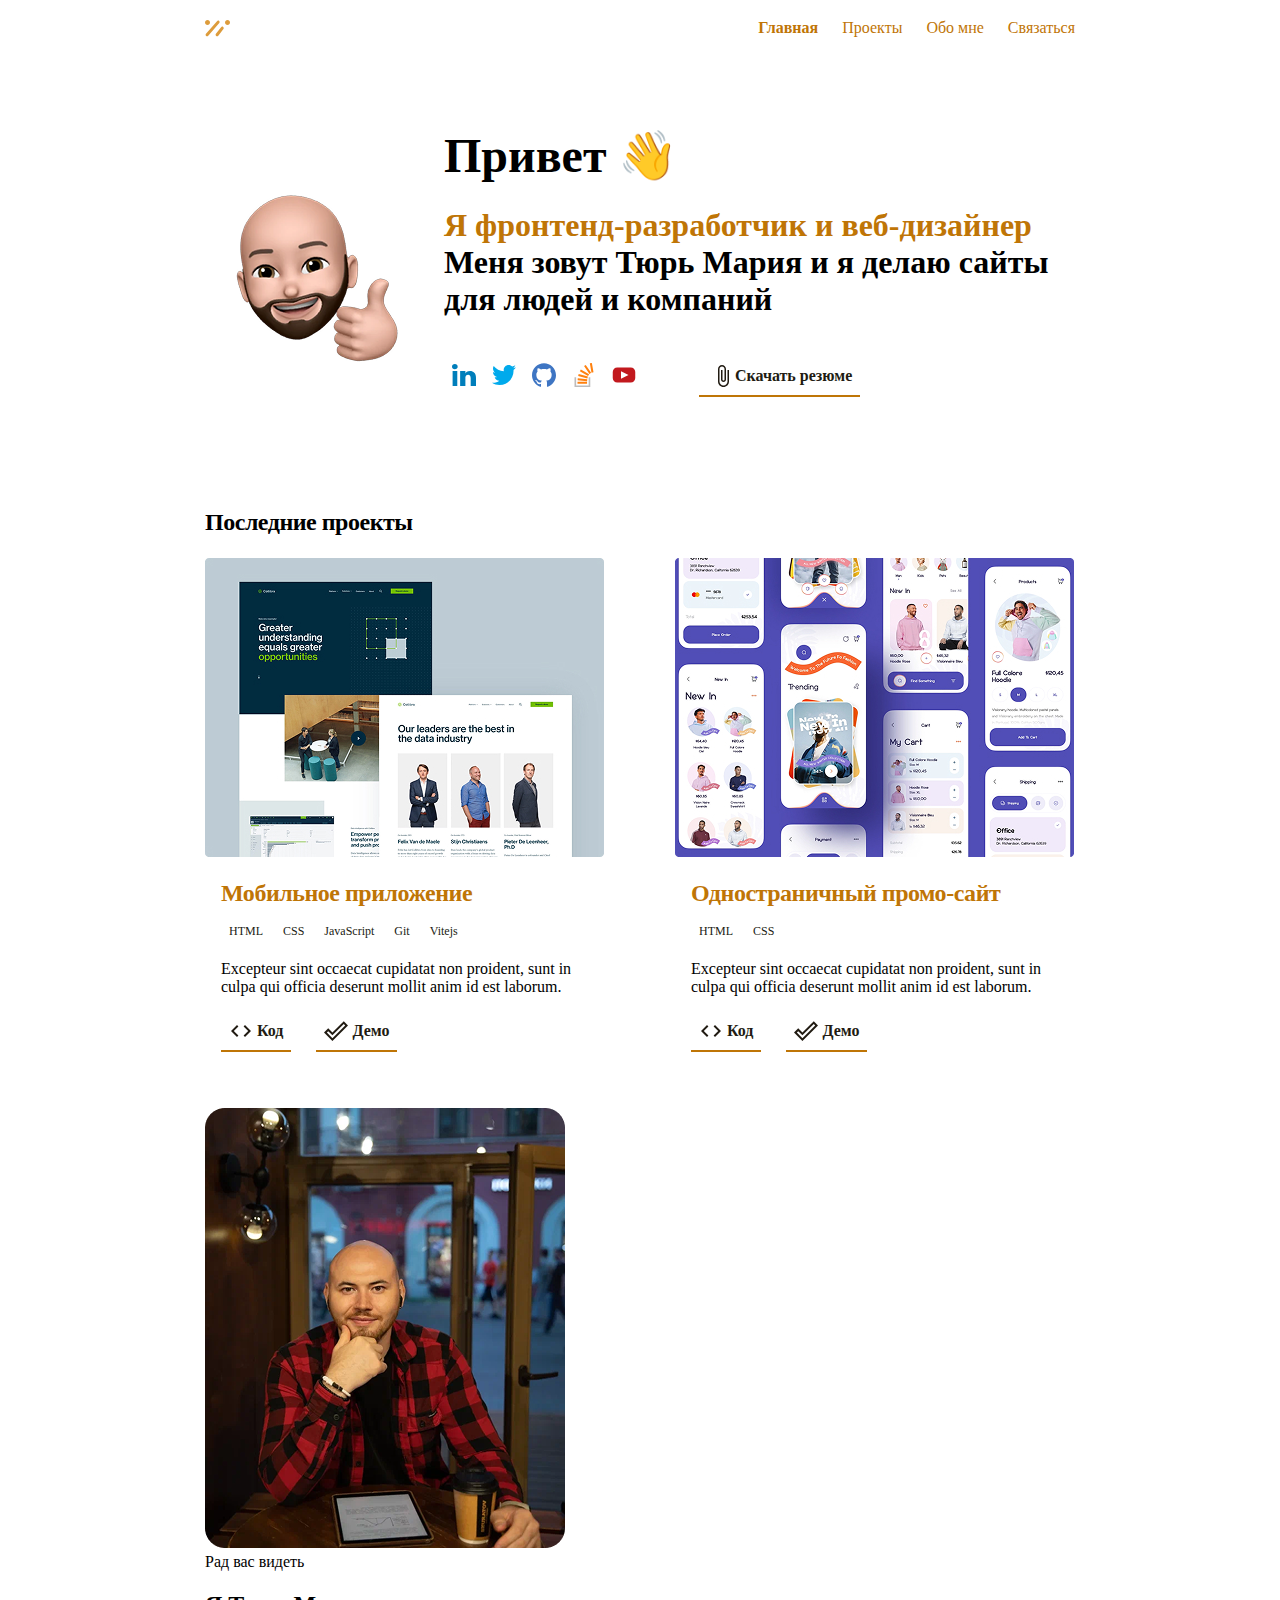
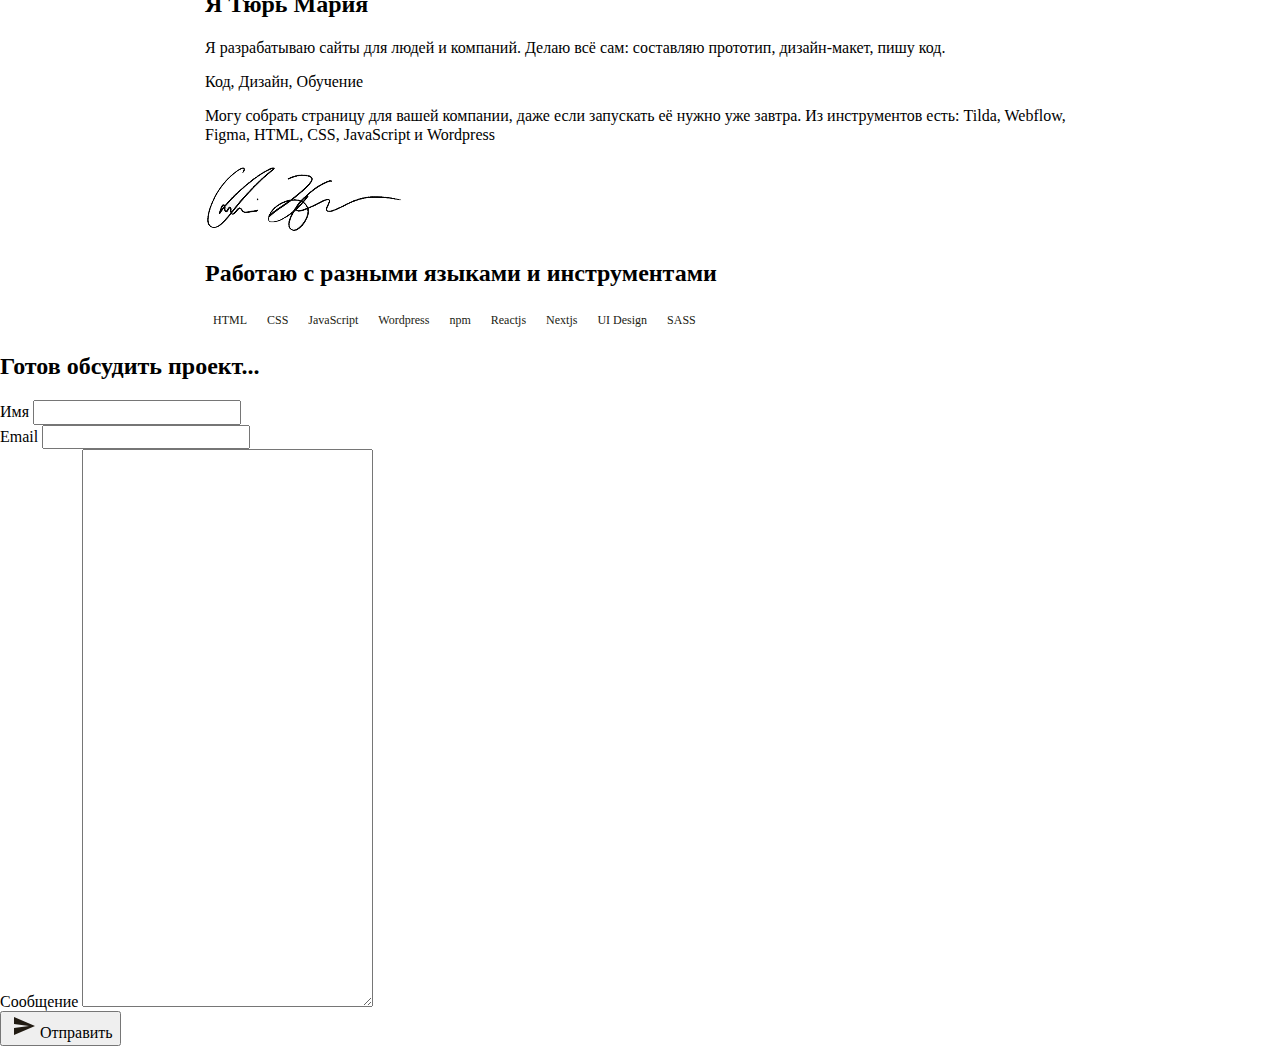
<file: project/index.html>
<!DOCTYPE html>
<html lang="ru">
<head>
    <meta charset="UTF-8">
    <meta name="viewport" content="width=device-width, initial-scale=1.0">
    <title>Тюрь Мария - веб-разработчик</title>
    <link rel="stylesheet" href="css/normalise.css">
    <link rel="stylesheet" href="css/style.css">
    <link rel="preconnect" href="https://fonts.googleapis.com">
<link rel="preconnect" href="https://fonts.gstatic.com" crossorigin>
<link href="https://fonts.googleapis.com/css2?family=Inter:ital,opsz,wght@400;700&display=swap" rel="stylesheet">
</head>
<body>
    <div class="navbar container">
        <img src="images/logo.svg" alt="Logo">
        <nav class="navigation">
            <ul class="nav-list">
                <li class="nav-item"><a href="#" class="nav-link active">Главная</a></li>
                <li class="nav-item"><a href="#" class="nav-link">Проекты</a></li>
                <li class="nav-item"><a href="#" class="nav-link">Обо мне</a></li>
                <li class="nav-item"><a href="#" class="nav-link">Связаться</a></li>
            </ul>
        </nav>
    </div>
    <!-- navbar -->
    <header class="header container">
        <img src="images/sticker.png" alt="Photo" class="header-photo">
        <div class="header-text">
            <strong class="header-strong">Привет 👋</strong>
            <h1 class="header-heading">
                <span class="header-primaly">Я фронтенд-разработчик и веб-дизайнер </span> <br> 
                Меня зовут Тюрь Мария и я делаю сайты для людей и компаний
            </h1>
            <div class="header-links">
                <ul class="social-list">
                
                    <li class="social-item"><a href="#" class="social-link"><img src="images/Icons/linkedin.svg" alt="Logo" class="social-logo"></a></li>
                    <li class="social-item"><a href="#" class="social-link"><img src="images/Icons/twitter.svg" alt="Logo" class="social-logo"></a></li>
                    <li class="social-item"><a href="#" class="social-link"><img src="images/Icons/github.svg" alt="Logo" class="social-logo"></a></li>
                    <li class="social-item"><a href="#" class="social-link"><img src="images/Icons/stackoverflow.svg" alt="Logo" class="social-logo"></a></li>
                    <li class="social-item"><a href="#" class="social-link"><img src="images/Icons/youtube.svg" alt="Logo" class="social-logo"></a></li>
                </ul>
                <a href="#" class="cv-download" download>
                    <img src="images/download.svg" alt="Icon" class="cv-icon">
                    <span class="cv-text">Скачать резюме</span>
                </a>

            </div>
        </div>
    </header>
    <!-- header -->
    <section class="portfolio">
        <div class="container">
            <h2 class="section-heading">Последние проекты</h2>
            <div class="cards">
                <div class="card">
                <img src="images/portfolio/image 1.jpg" alt="Мобильное приложение" class="card-image">
                <div class="card-text-wrapper">
                <h3 class="card-title">Мобильное приложение</h3>
                <ul class="tags">
                    <li class="tags-item"><a href="#" class="tag">HTML</a></li>
                    <li class="tags-item"><a href="#" class="tag">CSS</a></li>
                    <li class="tags-item"><a href="#" class="tag">JavaScript</a></li>
                    <li class="tags-item"><a href="#" class="tag">Git</a></li>
                    <li class="tags-item"><a href="#" class="tag">Vitejs</a></li>
                </ul>
                <p class="carg-text">
                    Excepteur sint occaecat cupidatat non proident, sunt in culpa qui officia deserunt mollit anim id est laborum.
                </p>
                <div class="card-buttons">
                    <a href="#" class="card-button">
                        <img src="images/Icons/code.svg" alt="code icon" class="card-button-icon">
                        <span class="card-button-text">Код</span>
                    </a>
                    <a href="#" class="card-button">
                        <img src="images/Icons/demo.svg" alt="demo icon" class="card-button-icon">
                        <span class="card-button-text">Демо</span>
                    </a>
                    </div>
                </div>
                </div>
                <div class="card">
                <img src="images/portfolio/image 2.jpg" alt="Одностраничный промо-сайт" class="card-image">
                <div class="card-text-wrapper">
                <h3 class="card-title">Одностраничный промо-сайт</h3>
                <ul class="tags">
                    <li class="tags-item"><a href="#" class="tag">HTML</a></li>
                    <li class="tags-item"><a href="#" class="tag">CSS</a></li>
                </ul>
                <p class="carg-text">
                    Excepteur sint occaecat cupidatat non proident, sunt in culpa qui officia deserunt mollit anim id est laborum.
                </p>
                <div class="card-buttons">
                    <a href="#" class="card-button">
                        <img src="images/Icons/code.svg" alt="code icon" class="card-button-icon">
                        <span class="card-button-text">Код</span>
                    </a>
                    <a href="#" class="card-button">
                        <img src="images/Icons/demo.svg" alt="demo icon" class="card-button-icon">
                        <span class="card-button-text">Демо</span>
                    </a>
                    </div>
                </div>
                </div>
            </div>

        </div>

    </section>
    <!-- section -->
    <section class="developer container">
        <img src="images/developer-photo.png" alt="Тюрь Мария" class="developer-photo">
        <div class="developer-about">
            <span class="developer-hello">Рад вас видеть</span>
            <h2 class="developer-title">Я Тюрь Мария</h2>
            <p class="developer-text">Я разрабатываю сайты для людей и компаний. Делаю всё сам: составляю прототип, дизайн-макет, пишу код.</p>
            <span class="motto">Код, Дизайн, Обучение</span>
            <p class="developer-text">Могу собрать страницу для вашей компании, даже если запускать её нужно уже завтра. Из инструментов есть: 
Tilda, Webflow, Figma, HTML, CSS, JavaScript и Wordpress</p>
<img src="images/sign.png" alt="Sign" class="developer-sign">
    
        </div>
    </section>
    <!-- section 2 -->
    <section class="skills container">
<h2 class="skills-title">Работаю с разными языками и инструментами</h2>
<ul class="tags">
                    <li class="tags-item"><a href="#" class="tag">HTML</a></li>
                    <li class="tags-item"><a href="#" class="tag">CSS</a></li>
                    <li class="tags-item"><a href="#" class="tag">JavaScript</a></li>
                    <li class="tags-item"><a href="#" class="tag">Wordpress</a></li>
                    <li class="tags-item"><a href="#" class="tag">npm</a></li>
                    <li class="tags-item"><a href="#" class="tag">Reactjs</a></li>
                    <li class="tags-item"><a href="#" class="tag">Nextjs</a></li>
                    <li class="tags-item"><a href="#" class="tag">UI Design</a></li>
                    <li class="tags-item"><a href="#" class="tag">SASS</a></li>
                </ul>
    </section>
    <!-- section 3 -->
    <section class="feedback form-container">
        <h2 class="feedback-title">Готов обсудить проект...</h2>
        <form action="#" class="form">
            <div class="input-group">
            <label for="username" class="input-label">Имя</label>
            <input id="username" type="text" class="input">
            </div>
             <div class="input-group">
            <label for="email" class="input-label">Email</label>
            <input id="email" type="text" class="input">
            </div>
             <div class="input-group">
            <label for="message" class="input-label">Сообщение</label>
            <textarea id="message" cols="30" rows="30" class="input textarea"></textarea>
            </div>
            <div class="button-group">
            <button type="submit" class="submit-button">
                    <img src="images/Icons/send.svg" alt="Icon" class="cv-icon">
                    <span class="cv-text">Отправить</span>
            </button>
            </div>
        </form>
    </section>

</body>
</html>
</file>
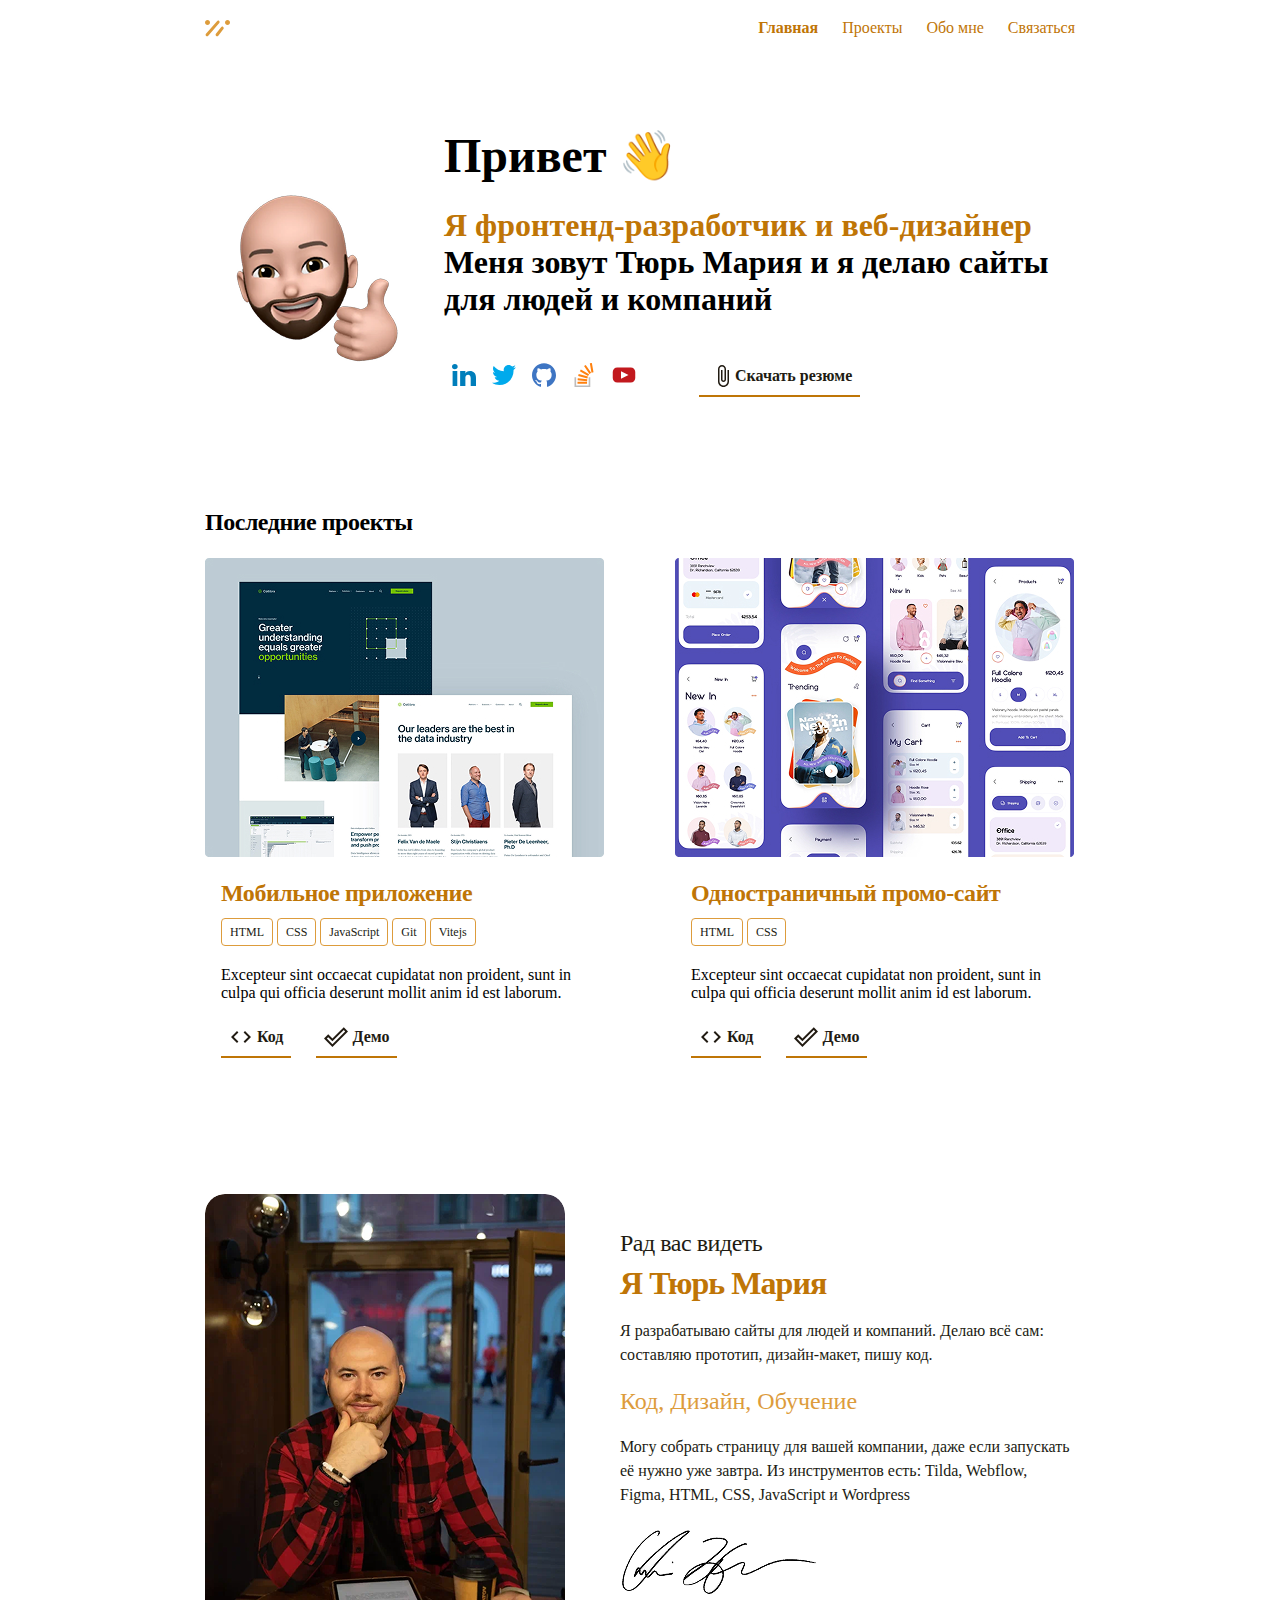
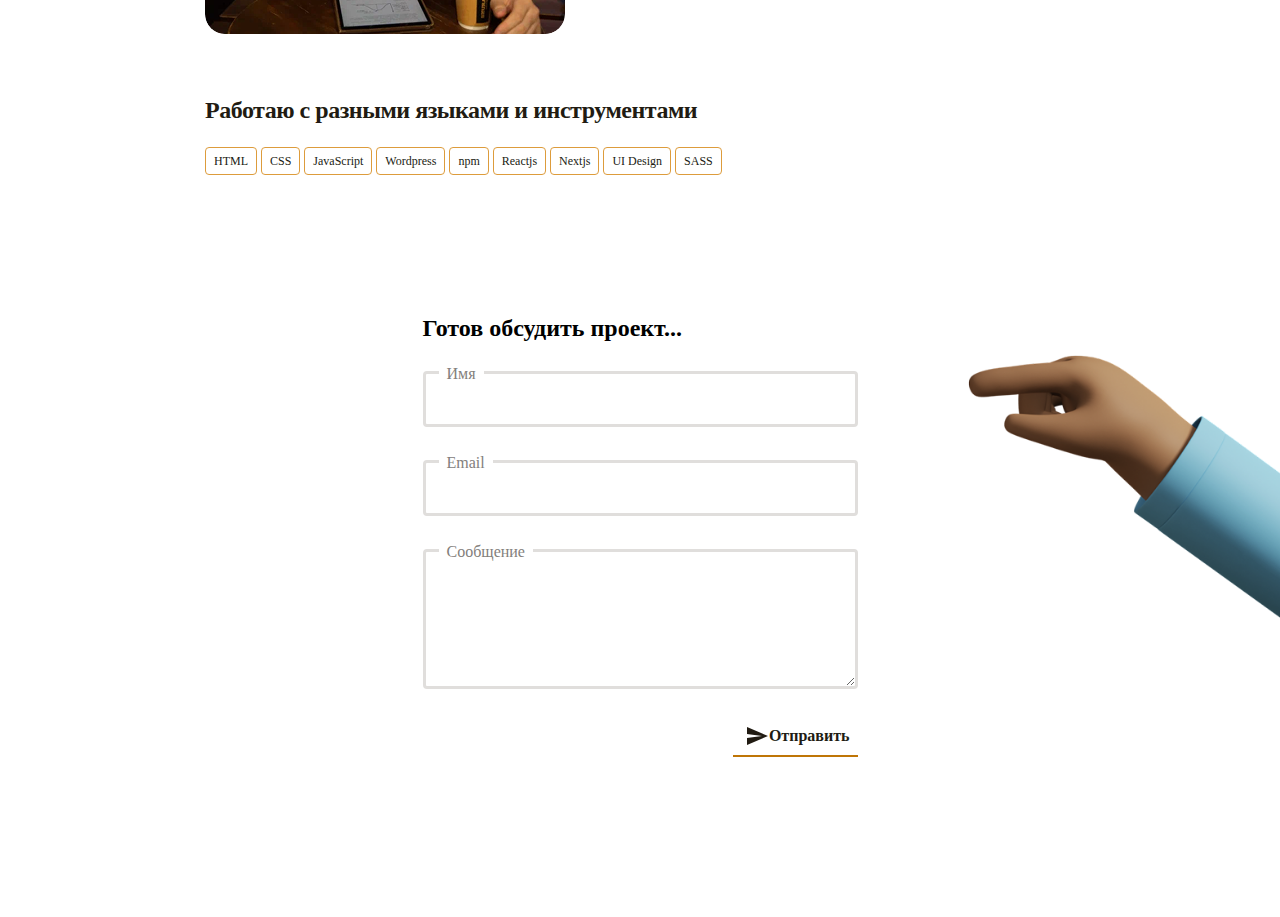
<file: project/project/index.html>
<!DOCTYPE html>
<html lang="ru">
<head>
    <meta charset="UTF-8">
    <meta name="viewport" content="width=device-width, initial-scale=1.0">
    <title>Тюрь Мария - веб-разработчик</title>
    <link rel="stylesheet" href="css/normalise.css">
    <link rel="stylesheet" href="css/style.css">
    <link rel="preconnect" href="https://fonts.googleapis.com">
<link rel="preconnect" href="https://fonts.gstatic.com" crossorigin>
<link href="https://fonts.googleapis.com/css2?family=Inter:ital,opsz,wght@400;700&display=swap" rel="stylesheet">
</head>
<body>
    <div class="navbar container">
        <img src="images/logo.svg" alt="Logo">
        <nav class="navigation">
            <ul class="nav-list">
                <li class="nav-item"><a href="#main" class="nav-link active">Главная</a></li>
                <li class="nav-item"><a href="#portfolio" class="nav-link">Проекты</a></li>
                <li class="nav-item"><a href="#developer" class="nav-link">Обо мне</a></li>
                <li class="nav-item"><a href="#feedback" class="nav-link">Связаться</a></li>
            </ul>
        </nav>
    </div>
    <!-- navbar -->
    <header class="header container" id="main">
        <img src="images/sticker.png" alt="Photo" class="header-photo">
        <div class="header-text">
            <strong class="header-strong">Привет 👋</strong>
            <h1 class="header-heading">
                <span class="header-primaly">Я фронтенд-разработчик и веб-дизайнер </span> <br> 
                Меня зовут Тюрь Мария и я делаю сайты для людей и компаний
            </h1>
            <div class="header-links">
                <ul class="social-list">
                
                    <li class="social-item"><a href="#" class="social-link"><img src="images/Icons/linkedin.svg" alt="Logo" class="social-logo"></a></li>
                    <li class="social-item"><a href="#" class="social-link"><img src="images/Icons/twitter.svg" alt="Logo" class="social-logo"></a></li>
                    <li class="social-item"><a href="#" class="social-link"><img src="images/Icons/github.svg" alt="Logo" class="social-logo"></a></li>
                    <li class="social-item"><a href="#" class="social-link"><img src="images/Icons/stackoverflow.svg" alt="Logo" class="social-logo"></a></li>
                    <li class="social-item"><a href="#" class="social-link"><img src="images/Icons/youtube.svg" alt="Logo" class="social-logo"></a></li>
                </ul>
                <a href="cv.pdf" class="cv-download" download>
                    <img src="images/download.svg" alt="Icon" class="cv-icon">
                    <span class="cv-text">Скачать резюме</span>
                </a>

            </div>
        </div>
    </header>
    <!-- header -->
    <section class="portfolio" id="portfolio">
        <div class="container">
            <h2 class="section-heading">Последние проекты</h2>
            <div class="cards">
                <div class="card">
                <img src="images/portfolio/image 1.jpg" alt="Мобильное приложение" class="card-image">
                <div class="card-text-wrapper">
                <h3 class="card-title">Мобильное приложение</h3>
                <ul class="tags">
                    <li class="tags-item"><a href="#" class="tag">HTML</a></li>
                    <li class="tags-item"><a href="#" class="tag">CSS</a></li>
                    <li class="tags-item"><a href="#" class="tag">JavaScript</a></li>
                    <li class="tags-item"><a href="#" class="tag">Git</a></li>
                    <li class="tags-item"><a href="#" class="tag">Vitejs</a></li>
                </ul>
                <p class="carg-text">
                    Excepteur sint occaecat cupidatat non proident, sunt in culpa qui officia deserunt mollit anim id est laborum.
                </p>
                <div class="card-buttons">
                    <a href="#" class="card-button">
                        <img src="images/Icons/code.svg" alt="code icon" class="card-button-icon">
                        <span class="card-button-text">Код</span>
                    </a>
                    <a href="#" class="card-button">
                        <img src="images/Icons/demo.svg" alt="demo icon" class="card-button-icon">
                        <span class="card-button-text">Демо</span>
                    </a>
                    </div>
                </div>
                </div>
                <div class="card">
                <img src="images/portfolio/image 2.jpg" alt="Одностраничный промо-сайт" class="card-image">
                <div class="card-text-wrapper">
                <h3 class="card-title">Одностраничный промо-сайт</h3>
                <ul class="tags">
                    <li class="tags-item"><a href="#" class="tag">HTML</a></li>
                    <li class="tags-item"><a href="#" class="tag">CSS</a></li>
                </ul>
                <p class="carg-text">
                    Excepteur sint occaecat cupidatat non proident, sunt in culpa qui officia deserunt mollit anim id est laborum.
                </p>
                <div class="card-buttons">
                    <a href="#" class="card-button">
                        <img src="images/Icons/code.svg" alt="code icon" class="card-button-icon">
                        <span class="card-button-text">Код</span>
                    </a>
                    <a href="#" class="card-button">
                        <img src="images/Icons/demo.svg" alt="demo icon" class="card-button-icon">
                        <span class="card-button-text">Демо</span>
                    </a>
                    </div>
                </div>
                </div>
            </div>

        </div>

    </section>
    <!-- section -->
    <section class="developer container" id="developer">
        <img src="images/developer-photo.png" alt="Тюрь Мария" class="developer-photo">
        <div class="developer-about">
            <span class="developer-hello">Рад вас видеть</span>
            <h2 class="developer-title">Я Тюрь Мария</h2>
            <p class="developer-text">Я разрабатываю сайты для людей и компаний. Делаю всё сам: составляю прототип, дизайн-макет, пишу код.</p>
            <span class="motto">Код, Дизайн, Обучение</span>
            <p class="developer-text">Могу собрать страницу для вашей компании, даже если запускать её нужно уже завтра. Из инструментов есть: 
Tilda, Webflow, Figma, HTML, CSS, JavaScript и Wordpress</p>
<img src="images/sign.png" alt="Sign" class="developer-sign">
    
        </div>
    </section>
    <!-- section 2 -->
    <section class="skills container" id="skills">
<h2 class="skills-title">Работаю с разными языками и инструментами</h2>
<ul class="tags">
                    <li class="tags-item"><a href="#" class="tag">HTML</a></li>
                    <li class="tags-item"><a href="#" class="tag">CSS</a></li>
                    <li class="tags-item"><a href="#" class="tag">JavaScript</a></li>
                    <li class="tags-item"><a href="#" class="tag">Wordpress</a></li>
                    <li class="tags-item"><a href="#" class="tag">npm</a></li>
                    <li class="tags-item"><a href="#" class="tag">Reactjs</a></li>
                    <li class="tags-item"><a href="#" class="tag">Nextjs</a></li>
                    <li class="tags-item"><a href="#" class="tag">UI Design</a></li>
                    <li class="tags-item"><a href="#" class="tag">SASS</a></li>
                </ul>
    </section>
    <!-- section 3 -->
    <section class="feedback" id="feedback"> 

        <img src="images/hand.png" alt="hand" class="feedback-hand">
        <div class="form-container">
        <h2 class="feedback-title">Готов обсудить проект...</h2>
        <form action="#" class="form">
            <div class="input-group">
            <label for="username" class="input-label">Имя</label>
            <input id="username" type="text" class="input">
            </div>
             <div class="input-group">
            <label for="email" class="input-label">Email</label>
            <input id="email" type="text" class="input">
            </div>
             <div class="input-group">
            <label for="message" class="input-label">Сообщение</label>
            <textarea id="message" cols="30" rows="30" class="input textarea"></textarea>
            </div>
            <div class="button-group">
            <button type="submit" class="submit-button">
                    <img src="images/Icons/send.svg" alt="Icon" class="cv-icon">
                    <span class="cv-text">Отправить</span>
                    
            </button>
            </div>
        </form>
        </div>
    </section>
<!-- section 4 -->
 <script src="js/main.js"></script>
</body>
</html>
</file>
<file: project/css/style.css>
.body {
    font-family: "Inter", sans-serif;
}
.navbar {
    display: flex;
    align-items: center;
    justify-content: space-between;
}
.nav-list {
    display: flex;
    align-items: center;
    list-style: none;
    padding: 0%;
}
.nav-link {
    text-decoration: none;
    color: #BF7506;
    margin-left: 24px;
    font-size: 16px;
    line-height: 150%;
}
.nav-link.active {
    font-weight: 700;
}
.container {
    max-width: 870px;
    width: 100%;
    margin: auto;
}
.header {
    display: flex;
    align-items: center;
    padding: 70px 0;
}
.header-text {
    margin-left: 27px;
}
.header-strong {
    font-weight: 700;
    font-size: 48px;
    line-height: 125%;
}
.headeh-heading {
    font-weight: 700;
font-size: 24px;
line-height: 135%;
letter-spacing: -0.02em;
margin-top: 8px;
margin-bottom: 24px;
}
.header-primaly {
    color: #bf7506 ;

}
.social-list {
    list-style: none;
    padding: 0%;
    display: flex;
    align-items: center;
}
.social-link {
    display: inline-block;
    padding: 8px;
}
.header-links {
    display: flex;
    align-items: center;

}
.cv-download {
    display: flex; 
    align-items: center;
    padding: 7px 8px;
    margin-left: 55px;
    text-decoration: none;
    font-weight: 700;
font-size: 16px;
line-height: 150%;
color: #211b12;
border-bottom: 2px solid #bf7506;
}
.cv-icon {
    margin-left: 4px;
}
.section-heading {
    font-weight: 700;
font-size: 24px;
line-height: 135%;
letter-spacing: -0.02em;
color: var(--brand-900);
}
.card {
    max-width: 400px;
    margin-bottom: 40px;
}
.card-text-wrapper {
    padding: 16px;
}
.card-title {
    font-weight: 700;
font-size: 24px;
line-height: 135%;
letter-spacing: -0.02em;
color: #BF7506;
margin-top: 0;
margin-bottom: 8px;
}
.card-text {
    font-weight: 400;
font-size: 16px;
line-height: 150%;
color: #211b12;
}
.tags{
list-style: none;
padding: 0;
display: flex;
align-items: center;
margin-top: 8px;
margin-bottom: 16px;
}
.tag {
    padding: 4px 8px;
    display: inline-block;
    font-weight: 400;
font-size: 12px;
line-height: 150%;
color: #211b12;
text-decoration: none;
border: 1px solid var(--brand-500);
border-radius: 4px;
background: #fff;
margin-right: 4px;
}
.card-buttons{
    display: flex;
    align-items: center;

}
.card-button{
    display: flex;
    align-items: center;
    padding: 7px 8px;
    text-decoration: none;
    font-weight: 700;
font-size: 16px;
line-height: 150%;
color: #211b12;
border-bottom: 2px solid #bf7506;
margin-right: 25px;
}
.card-button-icon{
    margin-right: 4px;

}
.cards {
    display: flex;
    align-items: flex-start;
    justify-content: space-between;
}
</file>
<file: project/project/css/style.css>
* {
    box-sizing: border-box;
}
.body {
    font-family: "Inter", sans-serif;
}
.navbar {
    display: flex;
    align-items: center;
    justify-content: space-between;
}
.nav-list {
    display: flex;
    align-items: center;
    list-style: none;
    padding: 0%;
}
.nav-link {
    text-decoration: none;
    color: #BF7506;
    margin-left: 24px;
    font-size: 16px;
    line-height: 150%;
}
.nav-link.active {
    font-weight: 700;
}
.container {
    max-width: 870px;
    width: 100%;
    margin: auto;
}
.header {
    display: flex;
    align-items: center;
    padding: 70px 0;
}
.header-text {
    margin-left: 27px;
}
.header-strong {
    font-weight: 700;
    font-size: 48px;
    line-height: 125%;
}
.headeh-heading {
    font-weight: 700;
font-size: 24px;
line-height: 135%;
letter-spacing: -0.02em;
margin-top: 8px;
margin-bottom: 24px;
}
.header-primaly {
    color: #bf7506 ;

}
.social-list {
    list-style: none;
    padding: 0%;
    display: flex;
    align-items: center;
}
.social-link {
    display: inline-block;
    padding: 8px;
}
.header-links {
    display: flex;
    align-items: center;

}
.cv-download {
    display: flex; 
    align-items: center;
    padding: 7px 8px;
    margin-left: 55px;
    text-decoration: none;
    font-weight: 700;
font-size: 16px;
line-height: 150%;
color: #211b12;
border-bottom: 2px solid #bf7506;
}
.cv-icon {
    margin-left: 4px;
}
.section-heading {
    font-weight: 700;
font-size: 24px;
line-height: 135%;
letter-spacing: -0.02em;
color: var(--brand-900);
}
.card {
    max-width: 400px;
    margin-bottom: 40px;
}
.card-text-wrapper {
    padding: 16px;
}
.card-title {
    font-weight: 700;
font-size: 24px;
line-height: 135%;
letter-spacing: -0.02em;
color: #BF7506;
margin-top: 0;
margin-bottom: 8px;
}
.card-text {
    font-weight: 400;
font-size: 16px;
line-height: 150%;
color: #211b12;

}
.tags{
list-style: none;
padding: 0;
display: flex;
align-items: center;
margin-top: 8px;
margin-bottom: 16px;
}
.tag {
    padding: 4px 8px;
    display: inline-block;
    font-weight: 400;
font-size: 12px;
line-height: 150%;
color: #211b12;
text-decoration: none;
border: 1px solid #dd9c3c;
border-radius: 4px;
background: #fff;
margin-right: 4px;
margin-bottom: 4px;
}
.card-buttons{
    display: flex;
    align-items: center;

}
.card-button{
    display: flex;
    align-items: center;
    padding: 7px 8px;
    text-decoration: none;
    font-weight: 700;
font-size: 16px;
line-height: 150%;
color: #211b12;
border-bottom: 2px solid #bf7506;
margin-right: 25px;
}
.card-button-icon{
    margin-right: 4px;

}
.cards {
    display: flex;
    align-items: flex-start;
    justify-content: space-between;
}
.developer{
    display: flex;
    align-items: center;
    padding: 80px 0 20px;

}
.developer-photo{
    width: 360px;
    height: 440px;
    flex-shrink: 0;
    object-fit: cover;
    border-radius: 20px;
}
.developer-about{
margin-left: 55px;

}
.developer-hello{
font-weight: 400;
font-size: 24px;
line-height: 135%;
letter-spacing: -0.02em;
color: #211b12;
}
.developer-title{
font-weight: 700;
font-size: 32px;
line-height: 125%;
letter-spacing: -0.03em;
color: #bf7506;
margin-top: 4px;
margin-bottom: 16px;
}
.developer-text{
font-weight: 400;
font-size: 16px;
line-height: 150%;
color: #211b12;
}
.motto{
font-weight: 400;
font-size: 24px;
line-height: 150%;
color: #dd9c3c;
margin: 16px 0;
}
.developer-sign{
max-width: 200px;
}
.skills{
    padding: 20px 0;
}
.skills-title{
    font-weight: 700;
font-size: 24px;
line-height: 135%;
letter-spacing: -0.02em;
color: #211b12;
}
.feedback{
    padding: 80px 0 160px;
    position: relative;
}
.feedback-hand {
    position: absolute;
    
    right: 0;
    width: 25%;
    top: 20%;
}
.input-group{
    position: relative;
    margin-bottom: 24px;
}
.input-label{
    font-weight: 400;
font-size: 16px;
line-height: 150%;
color: #83807c;
padding: 0 8px;
background: #fff;
position: absolute;
top: 0;
left: 16px;

}
.input{
    border: 3px solid #e0dedc;
border-radius: 4px;
width: 100%;
height: 56px;
}
.input-group{
    padding-top: 9px;
}
.textarea {
    min-height: 140px;
}
.form-container{
    max-width: 435px;
    margin: auto;

}
.submit-button{
    display: flex; 
    align-items: center;
    padding: 7px 8px;

    text-decoration: none;
    font-weight: 700;
font-size: 16px;
line-height: 150%;
color: #211b12;
border: none;
border-bottom: 2px solid #bf7506;
background-color: #fff;
cursor: pointer;
}
.button-group{
    display: flex;
    justify-content: flex-end;
}
@media (max-width: 1024px) {
    .container {
        max-width: 760px;
    }
    .card {
        max-width: 350px;
    }
}
.card-image {
max-width: 100%;
}
@media (max-width: 790px) {
    .container {
        max-width: 576px;
    }
    .header-photo {
        max-width: 150px;
    }
    .header-strong {
        font-size: 36px;
    
    }
    .header-heading {
        font-size: 18px;
    }
    .cv-download {
        margin-left: 15px
    }
    .card {
        max-width: 45%;
    }
    .card-text-wrapper {
        padding: 8px 0;
    }
    .developer {
        flex-direction: column;
    }
    .developer-photo {
        width: 100%;
        height: 350px;
        margin-bottom: 30px;
    }
    .developer-about {
        margin-left: 0;
        padding-left: 20px;
    }
    .feedback-hand {
        display: none;
    }
    }
    @media (max-width: 600px) {
    .container {
        max-width: 90%;
    }
    .navbar {
        flex-direction: column;
        padding-top: 40px;
    }
    .header {
        flex-direction: column;
        padding-top: 30px;
        text-align: center;
    }
    .header-links {
        flex-direction: column;
    }
    .cv-download {
        margin-left: 0;
    }
    .cards {
        flex-direction: column;
    }
    .card {
        min-width: 100%;
    }
    .tags {
        flex-wrap: wrap;
    }
    }
    @media (max-width: 480px) {
    .form-container {
        width: 90%;
    }
    .nav-list {
        flex-direction: column;
    }
    .nav-link {
        margin-left: 0;
        margin-bottom: 10px;
        
    }
}
</file>
<file: project/css/normalise.css>
/*! normalize.css v8.0.1 | MIT License | github.com/necolas/normalize.css */

/* Документ
 ========================================================================== */

/**
 * 1. Исправьте высоту строки во всех браузерах.
 * 2. Не допускайте изменения размера шрифта после смены ориентации в iOS.
 */

html {
 line-height: 1.15; /* 1 */
 -webkit-text-size-adjust: 100%; /* 2 */
}

/* Разделы
 ========================================================================== */

/**
 * Убираем поля во всех браузерах.
 */

body {
 margin: 0;
}

/**
 * Последовательно отображаем элемент `main` в IE.
 */

main {
 display: block;
}

/**
 * Исправьте размер шрифта и поля для элементов `h1` в контекстах `section` и
 * `article` в Chrome, Firefox и Safari.
 */

h1 {
 font-size: 2em;
 margin: 0,67em 0;
}

/* Группировка контента
 ========================================================================== */

/**
 * 1. Добавьте правильный размер блока в Firefox.
 * 2. Отобразите переполнение в Edge и IE.
 */

hr {
 box-sizing: content-box; /* 1 */
 height: 0; /* 1 */
 overflow: visible; /* 2 */
}

/**
 * 1. Исправьте наследование и масштабирование размера шрифта во всех браузерах.
 * 2. Исправьте нестандартный размер шрифта `em` во всех браузерах.
 */

pre {
 font-family: monospace, monospace; /* 1 */
 font-size: 1em; /* 2 */
}

/* Семантика на уровне текста
 ========================================================================== */

/**
 * Удалите серый фон с активных ссылок в IE 10.
 */

a {
 background-color: transparent;
}

/**
 * 1. Убрать нижнюю границу в Chrome 57-
 * 2. Добавить правильное оформление текста в Chrome, Edge, IE, Opera и Safari.
 */

abbr[title] {
 border-bottom: none; /* 1 */
 text-decoration: underline; /* 2 */
 text-decoration: underline dotted; /* 2 */
}

/**
 * Добавьте правильный вес шрифта в Chrome, Edge и Safari.
 */

b,
strong {
 font-weight: bolder;
}

/**
 * 1. Исправьте наследование и масштабирование размера шрифта во всех браузерах.
 * 2. Исправьте странный размер шрифта в em во всех браузерах.
 */

code,
kbd,
samp {
 font-family: monospace, monospace; /* 1 */
 font-size: 1em; /* 2 */
}

/**
 * Добавьте правильный размер шрифта для всех браузеров.
 */

small {
 font-size: 80%;
}

/**
 * Не позволяйте элементам `sub` и `sup` влиять на высоту строки во всех браузерах.
 */

sub,
sup {
 font-size: 75%;
 line-height: 0;
 position: relative;
 vertical-align: baseline;
}

sub {
 bottom: -0,25em;
}

sup {
 top: -0,5em;
}

/* Встроенное содержимое
 ========================================================================== */

/**
 * Убираем рамку у изображений внутри ссылок в IE 10.
 */

img {
 border-style: none;
}

/* Формы
 ========================================================================== */

/**
 * 1. Измените стиль шрифта во всех браузерах.
 * 2. Уберите поля в Firefox и Safari.
 */

button,
input,
optgroup,
select,
textarea {
 font-family: inherit; /* 1 */
 font-size: 100%; /* 1 */
 line-height: 1.15; /* 1 */
 margin: 0; /* 2 */
}

/**
 * Показать переполнение в IE.
 * 1. Показать переполнение в Edge.
 */

button,
input { /* 1 */
 overflow: visible;
}

/**
 * Устраните наследование преобразования текста в Edge, Firefox и IE.
 * 1. Устраните наследование преобразования текста в Firefox.
 */

button,
select { /* 1 */
 text-transform: none;
}

/**
 * Исправьте невозможность стилизовать кликабельные элементы в iOS и Safari.
 */

кнопка,
[type="button"],
[type="reset"],
[type="submit"] {
 -webkit-appearance: button;
}

/**
 * Убираем внутреннюю рамку и отступы в Firefox.
 */

button::-moz-focus-inner,
[type="button"]::-moz-focus-inner,
[type="reset"]::-moz-focus-inner,
[type="submit"]::-moz-focus-inner {
 border-style: none;
 padding: 0;
}

/**
 * Восстанавливает стили фокуса, сброшенные предыдущим правилом.
 */

button:-moz-focusring,
[type="button"]:-moz-focusring,
[type="reset"]:-moz-focusring,
[type="submit"]:-moz-focusring {
 outline: 1px dotted ButtonText;
}

/**
 * Исправление отступов в Firefox.
 */

fieldset {
 padding: 0,35em 0,75em 0,625em;
}

/**
 * 1. Исправить перенос текста в Edge и IE.
 * 2. Исправить наследование цвета от элементов `fieldset` в IE.
 * 3. Убрать отступы, чтобы разработчики не попадали впросак, обнуляя
 * элементы `fieldset` во всех браузерах.
 */

легенда {
 box-sizing: border-box; /* 1 */
 color: inherit; /* 2 */
 display: table; /* 1 */
 max-width: 100%; /* 1 */
 padding: 0; /* 3 */
 white-space: normal; /* 1 */
}

/**
 * Добавьте правильное вертикальное выравнивание в Chrome, Firefox и Opera.
 */

progress {
 vertical-align: baseline;
}

/**
 * Убираем вертикальную полосу прокрутки по умолчанию в IE 10+.
 */

textarea {
 overflow: auto;
}

/**
 * 1. Добавляем правильный размер блока в IE 10.
 * 2. Убираем отступы в IE 10.
 */

[тип = «флажок»],
[type="radio"] {
 box-sizing: border-box; /* 1 */
 padding: 0; /* 2 */
}

/**
 * Исправляет стиль курсора кнопок увеличения и уменьшения в Chrome.
 */

[type="number"]::-webkit-inner-spin-button,
[type="number"]::-webkit-outer-spin-button {
 height: auto;
}

/**
 * 1. Исправляем странный внешний вид в Chrome и Safari.
 * 2. Исправляем стиль контура в Safari.
 */

[type="search"] {
 -webkit-appearance: textfield; /* 1 */
 outline-offset: -2px; /* 2 */
}

/**
 * Устраняет внутренние отступы в Chrome и Safari на macOS.
 */

[type="search"]::-webkit-search-decoration {
 -webkit-appearance: none;
}

/**
 * 1. Исправлена проблема с невозможностью стилизовать кликабельные элементы в iOS и Safari.
 * 2. В Safari свойства шрифта изменены на `inherit`.
 */

::-webkit-file-upload-button {
 -webkit-appearance: button; /* 1 */
 font: inherit; /* 2 */
}

/* Интерактивный
 ========================================================================== */

/*
 * Добавьте правильное отображение в Edge, IE 10+ и Firefox.
 */

details {
 display: block;
}

/*
 * Добавьте правильное отображение во всех браузерах.
 */

summary {
 display: list-item;
}

/* Разное
 ========================================================================== */

/**
 * Добавьте правильное отображение в IE 10+.
 */

template {
 display: none;
}

/**
 * Добавьте правильное отображение в IE 10.
 */

[hidden] {
 display: none;
}
</file>
<file: project/project/css/normalise.css>
/*! normalize.css v8.0.1 | MIT License | github.com/necolas/normalize.css */

/* Документ
 ========================================================================== */

/**
 * 1. Исправьте высоту строки во всех браузерах.
 * 2. Не допускайте изменения размера шрифта после смены ориентации в iOS.
 */

html {
 line-height: 1.15; /* 1 */
 -webkit-text-size-adjust: 100%; /* 2 */
}

/* Разделы
 ========================================================================== */

/**
 * Убираем поля во всех браузерах.
 */

body {
 margin: 0;
}

/**
 * Последовательно отображаем элемент `main` в IE.
 */

main {
 display: block;
}

/**
 * Исправьте размер шрифта и поля для элементов `h1` в контекстах `section` и
 * `article` в Chrome, Firefox и Safari.
 */

h1 {
 font-size: 2em;
 margin: 0,67em 0;
}

/* Группировка контента
 ========================================================================== */

/**
 * 1. Добавьте правильный размер блока в Firefox.
 * 2. Отобразите переполнение в Edge и IE.
 */

hr {
 box-sizing: content-box; /* 1 */
 height: 0; /* 1 */
 overflow: visible; /* 2 */
}

/**
 * 1. Исправьте наследование и масштабирование размера шрифта во всех браузерах.
 * 2. Исправьте нестандартный размер шрифта `em` во всех браузерах.
 */

pre {
 font-family: monospace, monospace; /* 1 */
 font-size: 1em; /* 2 */
}

/* Семантика на уровне текста
 ========================================================================== */

/**
 * Удалите серый фон с активных ссылок в IE 10.
 */

a {
 background-color: transparent;
}

/**
 * 1. Убрать нижнюю границу в Chrome 57-
 * 2. Добавить правильное оформление текста в Chrome, Edge, IE, Opera и Safari.
 */

abbr[title] {
 border-bottom: none; /* 1 */
 text-decoration: underline; /* 2 */
 text-decoration: underline dotted; /* 2 */
}

/**
 * Добавьте правильный вес шрифта в Chrome, Edge и Safari.
 */

b,
strong {
 font-weight: bolder;
}

/**
 * 1. Исправьте наследование и масштабирование размера шрифта во всех браузерах.
 * 2. Исправьте странный размер шрифта в em во всех браузерах.
 */

code,
kbd,
samp {
 font-family: monospace, monospace; /* 1 */
 font-size: 1em; /* 2 */
}

/**
 * Добавьте правильный размер шрифта для всех браузеров.
 */

small {
 font-size: 80%;
}

/**
 * Не позволяйте элементам `sub` и `sup` влиять на высоту строки во всех браузерах.
 */

sub,
sup {
 font-size: 75%;
 line-height: 0;
 position: relative;
 vertical-align: baseline;
}

sub {
 bottom: -0,25em;
}

sup {
 top: -0,5em;
}

/* Встроенное содержимое
 ========================================================================== */

/**
 * Убираем рамку у изображений внутри ссылок в IE 10.
 */

img {
 border-style: none;
}

/* Формы
 ========================================================================== */

/**
 * 1. Измените стиль шрифта во всех браузерах.
 * 2. Уберите поля в Firefox и Safari.
 */

button,
input,
optgroup,
select,
textarea {
 font-family: inherit; /* 1 */
 font-size: 100%; /* 1 */
 line-height: 1.15; /* 1 */
 margin: 0; /* 2 */
}

/**
 * Показать переполнение в IE.
 * 1. Показать переполнение в Edge.
 */

button,
input { /* 1 */
 overflow: visible;
}

/**
 * Устраните наследование преобразования текста в Edge, Firefox и IE.
 * 1. Устраните наследование преобразования текста в Firefox.
 */

button,
select { /* 1 */
 text-transform: none;
}

/**
 * Исправьте невозможность стилизовать кликабельные элементы в iOS и Safari.
 */

кнопка,
[type="button"],
[type="reset"],
[type="submit"] {
 -webkit-appearance: button;
}

/**
 * Убираем внутреннюю рамку и отступы в Firefox.
 */

button::-moz-focus-inner,
[type="button"]::-moz-focus-inner,
[type="reset"]::-moz-focus-inner,
[type="submit"]::-moz-focus-inner {
 border-style: none;
 padding: 0;
}

/**
 * Восстанавливает стили фокуса, сброшенные предыдущим правилом.
 */

button:-moz-focusring,
[type="button"]:-moz-focusring,
[type="reset"]:-moz-focusring,
[type="submit"]:-moz-focusring {
 outline: 1px dotted ButtonText;
}

/**
 * Исправление отступов в Firefox.
 */

fieldset {
 padding: 0,35em 0,75em 0,625em;
}

/**
 * 1. Исправить перенос текста в Edge и IE.
 * 2. Исправить наследование цвета от элементов `fieldset` в IE.
 * 3. Убрать отступы, чтобы разработчики не попадали впросак, обнуляя
 * элементы `fieldset` во всех браузерах.
 */

легенда {
 box-sizing: border-box; /* 1 */
 color: inherit; /* 2 */
 display: table; /* 1 */
 max-width: 100%; /* 1 */
 padding: 0; /* 3 */
 white-space: normal; /* 1 */
}

/**
 * Добавьте правильное вертикальное выравнивание в Chrome, Firefox и Opera.
 */

progress {
 vertical-align: baseline;
}

/**
 * Убираем вертикальную полосу прокрутки по умолчанию в IE 10+.
 */

textarea {
 overflow: auto;
}

/**
 * 1. Добавляем правильный размер блока в IE 10.
 * 2. Убираем отступы в IE 10.
 */

[тип = «флажок»],
[type="radio"] {
 box-sizing: border-box; /* 1 */
 padding: 0; /* 2 */
}

/**
 * Исправляет стиль курсора кнопок увеличения и уменьшения в Chrome.
 */

[type="number"]::-webkit-inner-spin-button,
[type="number"]::-webkit-outer-spin-button {
 height: auto;
}

/**
 * 1. Исправляем странный внешний вид в Chrome и Safari.
 * 2. Исправляем стиль контура в Safari.
 */

[type="search"] {
 -webkit-appearance: textfield; /* 1 */
 outline-offset: -2px; /* 2 */
}

/**
 * Устраняет внутренние отступы в Chrome и Safari на macOS.
 */

[type="search"]::-webkit-search-decoration {
 -webkit-appearance: none;
}

/**
 * 1. Исправлена проблема с невозможностью стилизовать кликабельные элементы в iOS и Safari.
 * 2. В Safari свойства шрифта изменены на `inherit`.
 */

::-webkit-file-upload-button {
 -webkit-appearance: button; /* 1 */
 font: inherit; /* 2 */
}

/* Интерактивный
 ========================================================================== */

/*
 * Добавьте правильное отображение в Edge, IE 10+ и Firefox.
 */

details {
 display: block;
}

/*
 * Добавьте правильное отображение во всех браузерах.
 */

summary {
 display: list-item;
}

/* Разное
 ========================================================================== */

/**
 * Добавьте правильное отображение в IE 10+.
 */

template {
 display: none;
}

/**
 * Добавьте правильное отображение в IE 10.
 */

[hidden] {
 display: none;
}
</file>
